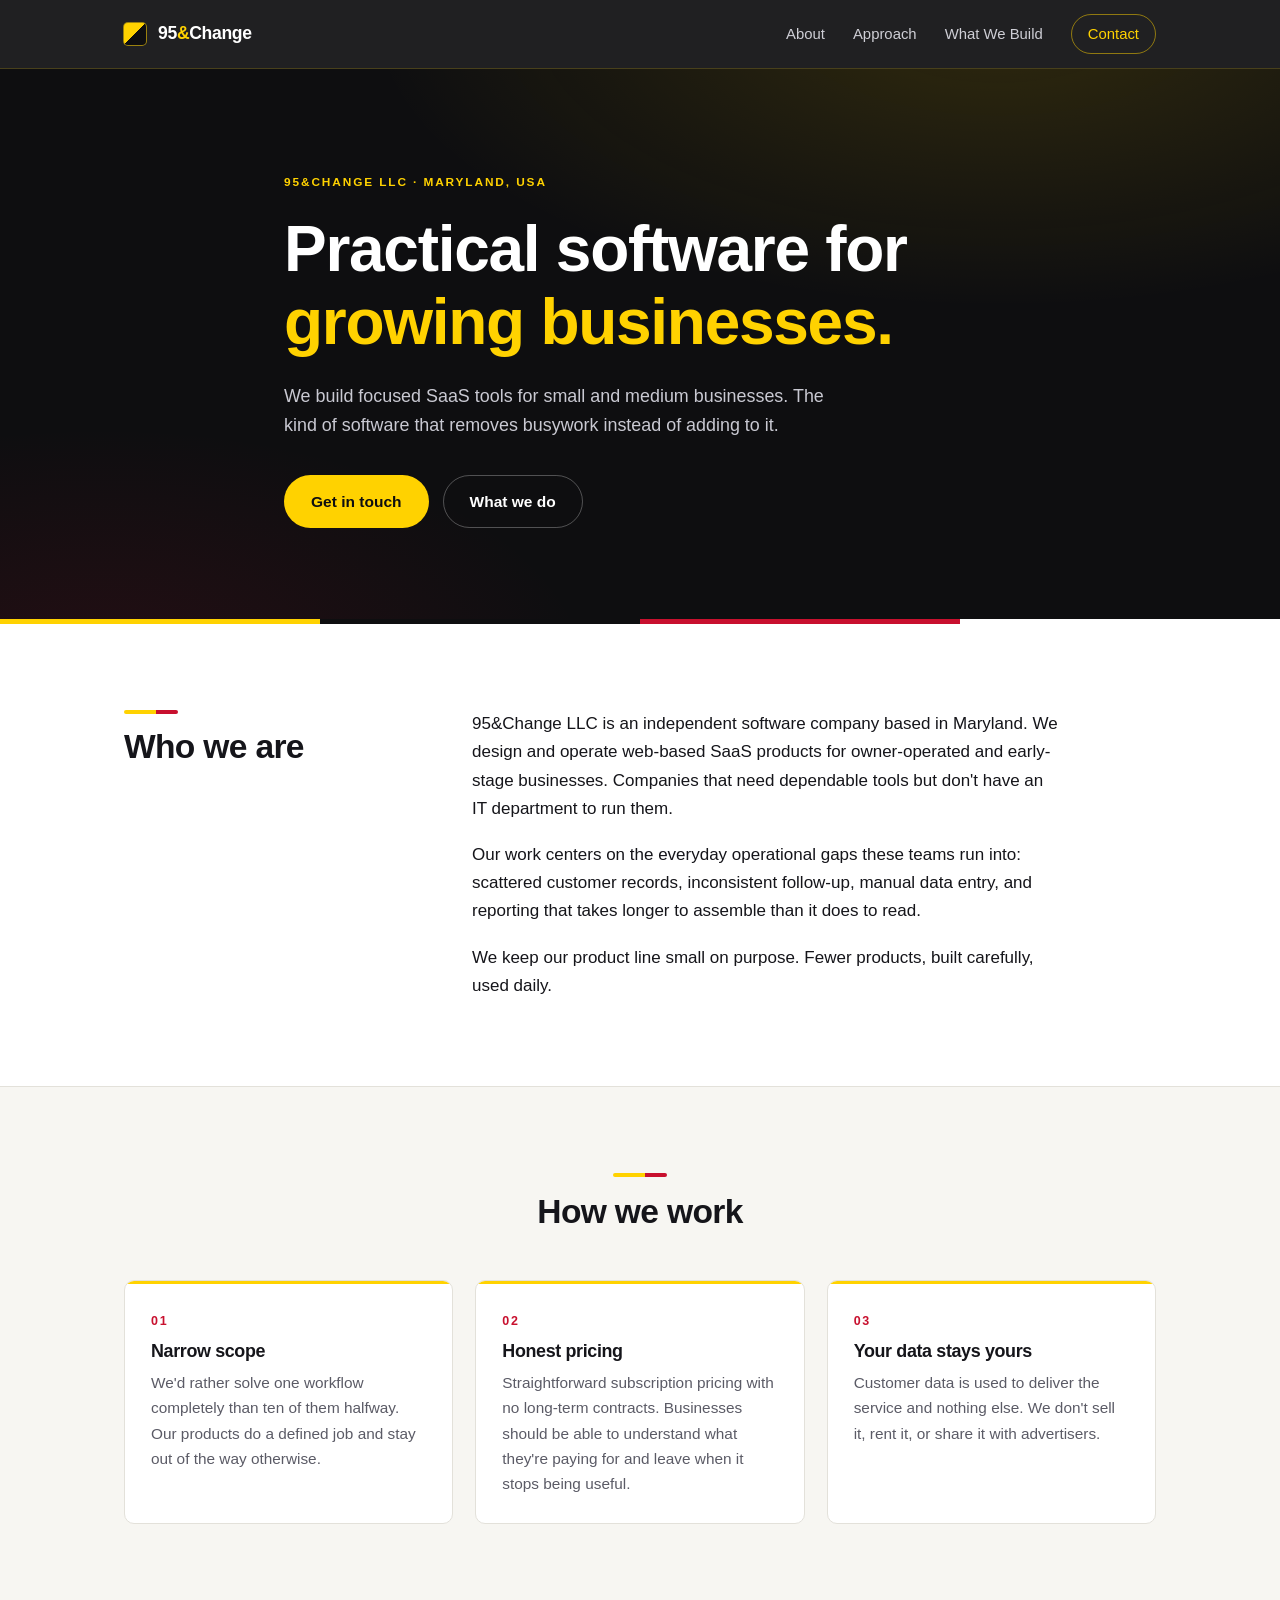
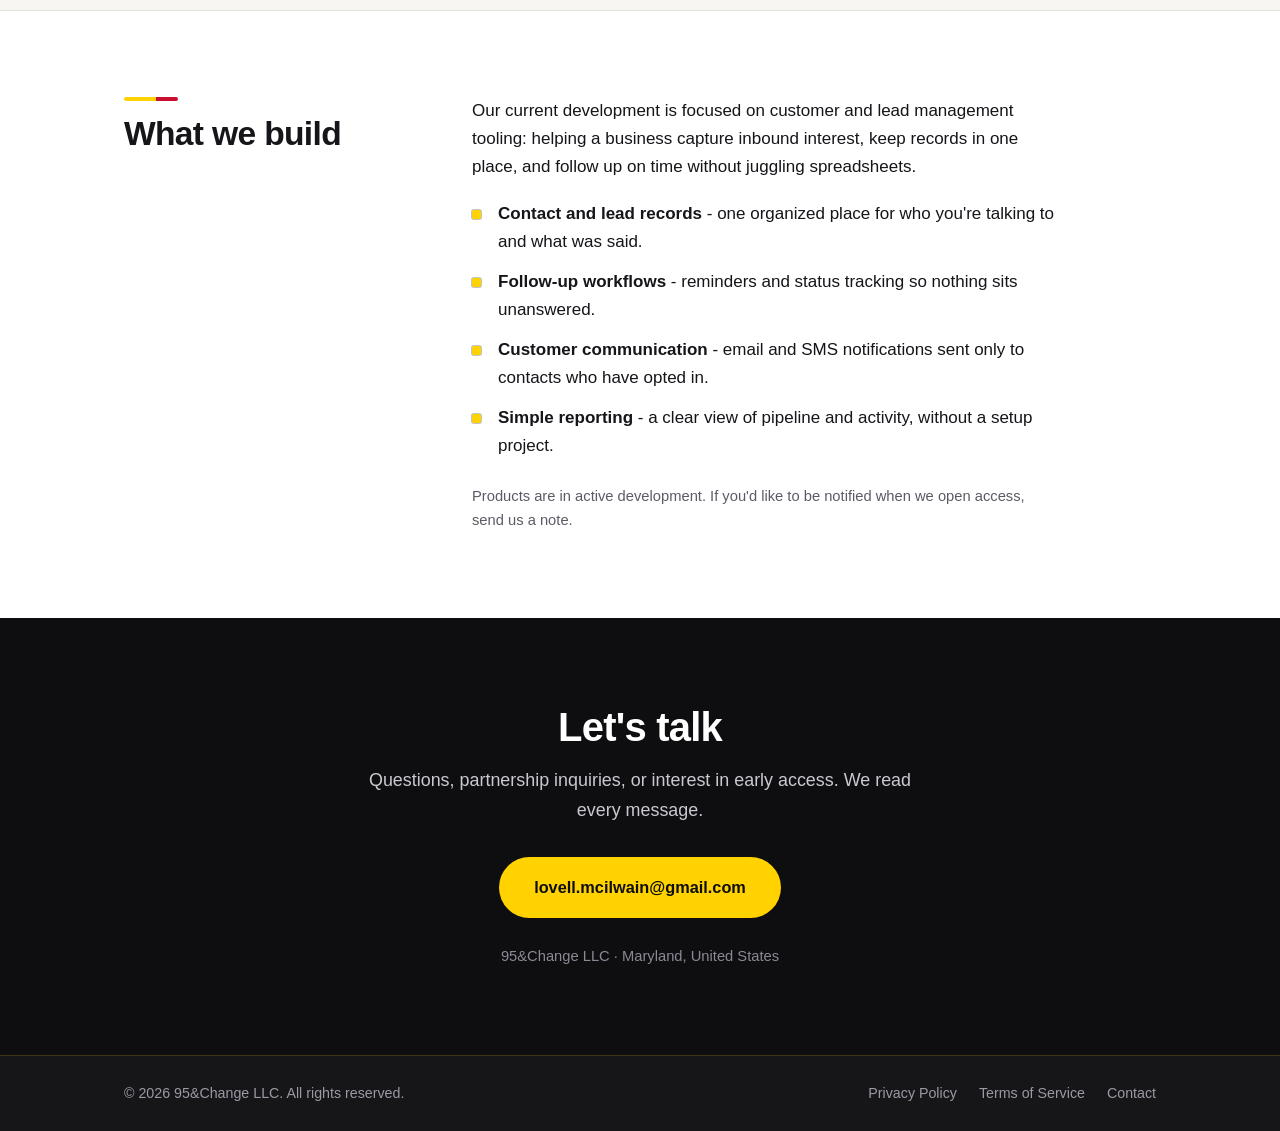
<file: index.html>
<!DOCTYPE html>
<html lang="en">
<head>
<meta charset="utf-8">
<meta name="viewport" content="width=device-width, initial-scale=1">
<title>95&amp;Change LLC - Practical Software for Growing Businesses</title>
<meta name="description" content="95&amp;Change LLC builds focused SaaS products that help small and medium businesses organize their work, follow up with customers, and operate with less friction.">
<meta name="theme-color" content="#0E0E10">
<meta property="og:title" content="95&amp;Change LLC">
<meta property="og:description" content="Practical software for growing businesses.">
<meta property="og:type" content="website">
<link rel="icon" href="assets/favicon.svg" type="image/svg+xml">
<link rel="stylesheet" href="assets/styles.css">
</head>
<body>
<a class="skip-link" href="#main">Skip to content</a>

<header class="site-header">
  <div class="container header-inner">
    <a class="brand" href="/">
      <span class="brand-mark" aria-hidden="true"></span>
      <span class="brand-text">95<span class="amp">&amp;</span>Change</span>
    </a>
    <nav class="site-nav" aria-label="Primary">
      <a href="#about">About</a>
      <a href="#approach">Approach</a>
      <a href="#products">What We Build</a>
      <a class="nav-cta" href="#contact">Contact</a>
    </nav>
  </div>
</header>

<main id="main">

  <section class="hero">
    <div class="container hero-inner">
      <p class="eyebrow">95&amp;Change LLC &middot; Maryland, USA</p>
      <h1>Practical software for<br><span class="accent">growing businesses.</span></h1>
      <p class="lede">
        We build focused SaaS tools for small and medium businesses. The kind of
        software that removes busywork instead of adding to it.
      </p>
      <div class="hero-actions">
        <a class="btn btn-primary" href="#contact">Get in touch</a>
        <a class="btn btn-ghost" href="#about">What we do</a>
      </div>
    </div>
    <div class="hero-rule" aria-hidden="true"></div>
  </section>

  <section id="about" class="section">
    <div class="container grid-2">
      <div>
        <h2 class="section-title">Who we are</h2>
      </div>
      <div class="prose">
        <p>
          95&amp;Change LLC is an independent software company based in Maryland. We design
          and operate web-based SaaS products for owner-operated and early-stage
          businesses. Companies that need dependable tools but don't have an IT department
          to run them.
        </p>
        <p>
          Our work centers on the everyday operational gaps these teams run into: scattered
          customer records, inconsistent follow-up, manual data entry, and reporting that
          takes longer to assemble than it does to read.
        </p>
        <p>
          We keep our product line small on purpose. Fewer products, built carefully, used
          daily.
        </p>
      </div>
    </div>
  </section>

  <section id="approach" class="section section-alt">
    <div class="container">
      <h2 class="section-title center">How we work</h2>
      <div class="cards">
        <article class="card">
          <span class="card-num">01</span>
          <h3>Narrow scope</h3>
          <p>
            We'd rather solve one workflow completely than ten of them halfway. Our products
            do a defined job and stay out of the way otherwise.
          </p>
        </article>
        <article class="card">
          <span class="card-num">02</span>
          <h3>Honest pricing</h3>
          <p>
            Straightforward subscription pricing with no long-term contracts. Businesses should
            be able to understand what they're paying for and leave when it stops being useful.
          </p>
        </article>
        <article class="card">
          <span class="card-num">03</span>
          <h3>Your data stays yours</h3>
          <p>
            Customer data is used to deliver the service and nothing else. We don't sell it,
            rent it, or share it with advertisers.
          </p>
        </article>
      </div>
    </div>
  </section>

  <section id="products" class="section">
    <div class="container grid-2">
      <div>
        <h2 class="section-title">What we build</h2>
      </div>
      <div class="prose">
        <p>
          Our current development is focused on customer and lead management tooling: helping
          a business capture inbound interest, keep records in one place, and follow up on time
          without juggling spreadsheets.
        </p>
        <ul class="feature-list">
          <li><strong>Contact and lead records</strong> - one organized place for who you're talking to and what was said.</li>
          <li><strong>Follow-up workflows</strong> - reminders and status tracking so nothing sits unanswered.</li>
          <li><strong>Customer communication</strong> - email and SMS notifications sent only to contacts who have opted in.</li>
          <li><strong>Simple reporting</strong> - a clear view of pipeline and activity, without a setup project.</li>
        </ul>
        <p class="muted small">
          Products are in active development. If you'd like to be notified when we open access,
          send us a note.
        </p>
      </div>
    </div>
  </section>

  <section id="contact" class="section contact">
    <div class="container contact-inner">
      <h2>Let's talk</h2>
      <p class="lede">
        Questions, partnership inquiries, or interest in early access. We read every message.
      </p>
      <a class="btn btn-primary btn-lg" href="mailto:lovell.mcilwain@gmail.com?subject=Inquiry%20for%2095%26Change%20LLC">
        lovell.mcilwain@gmail.com
      </a>
      <p class="muted small">95&amp;Change LLC &middot; Maryland, United States</p>
    </div>
  </section>

</main>

<footer class="site-footer">
  <div class="container footer-inner">
    <p class="copyright">&copy; <span id="year">2026</span> 95&amp;Change LLC. All rights reserved.</p>
    <nav class="footer-nav" aria-label="Footer">
      <a href="privacy.html">Privacy Policy</a>
      <a href="terms.html">Terms of Service</a>
      <a href="mailto:lovell.mcilwain@gmail.com">Contact</a>
    </nav>
  </div>
</footer>

<script>
  document.getElementById('year').textContent = new Date().getFullYear();
</script>
</body>
</html>
</file>
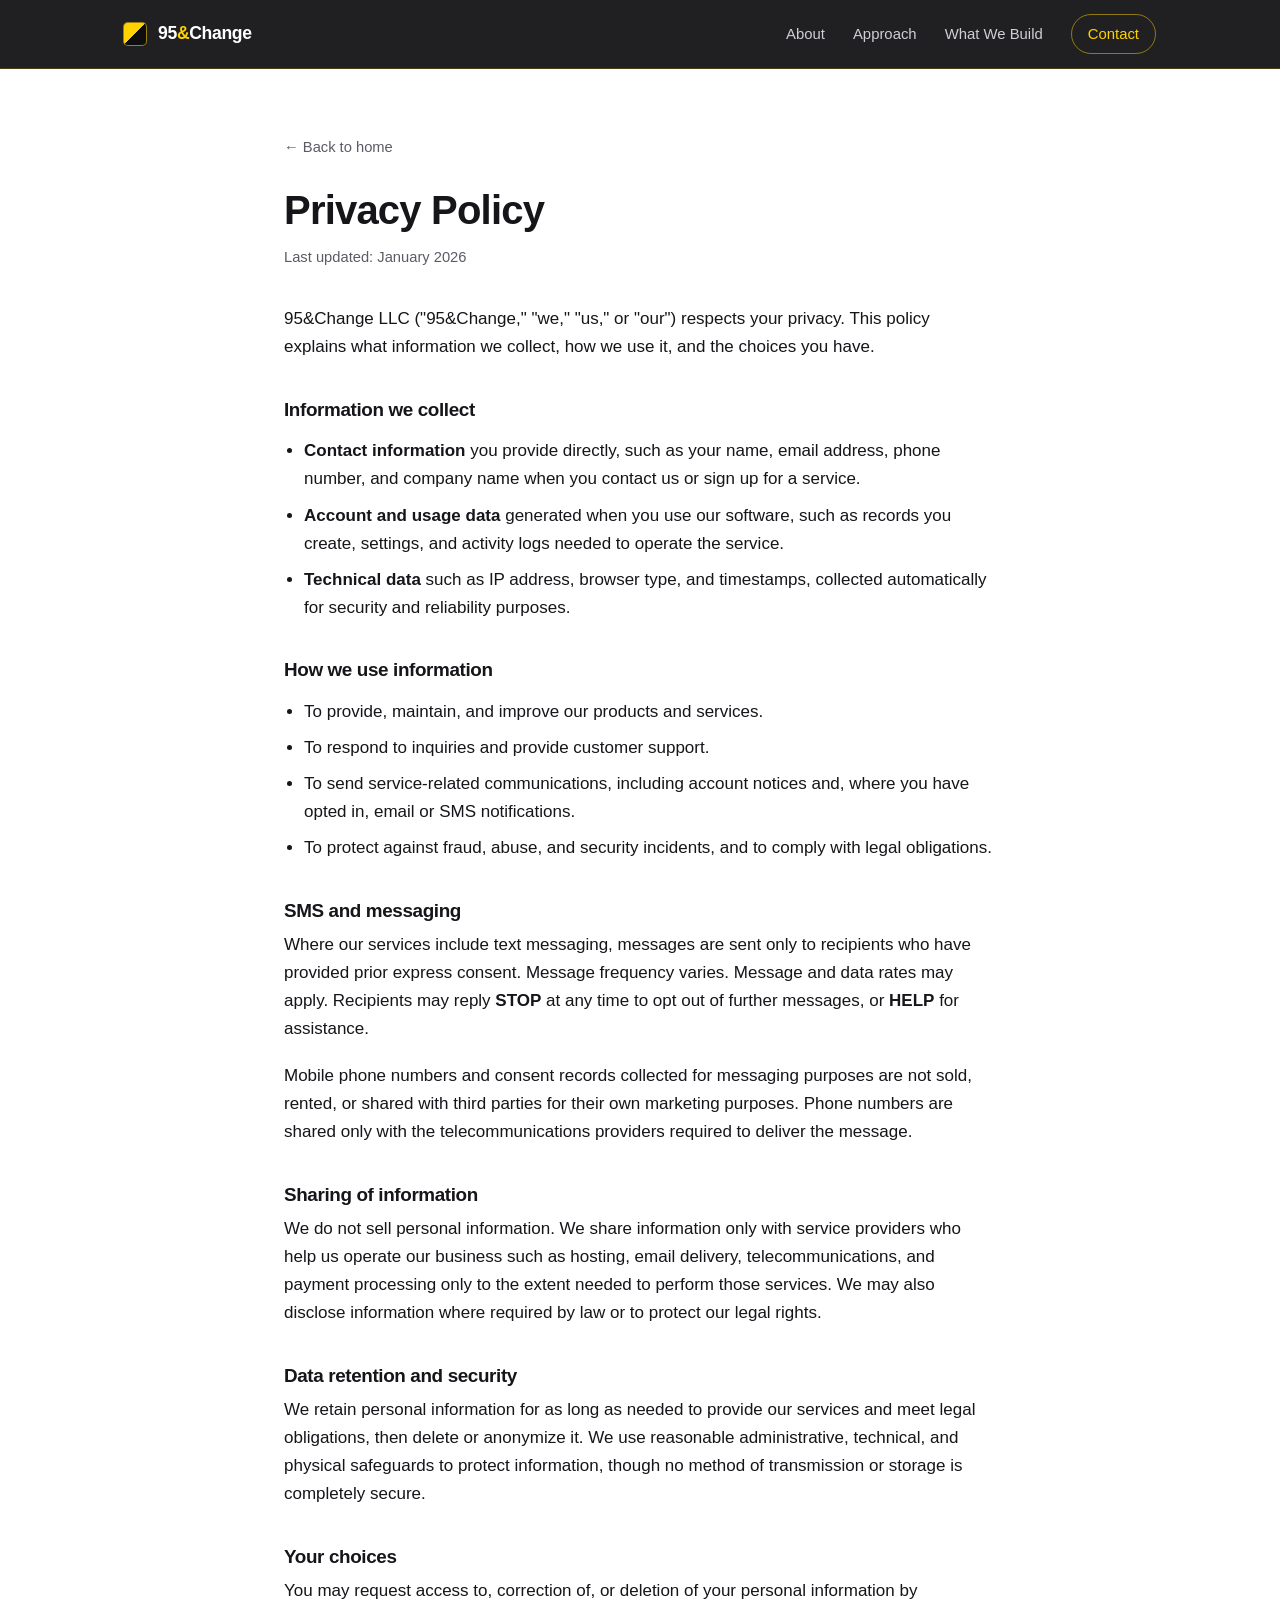
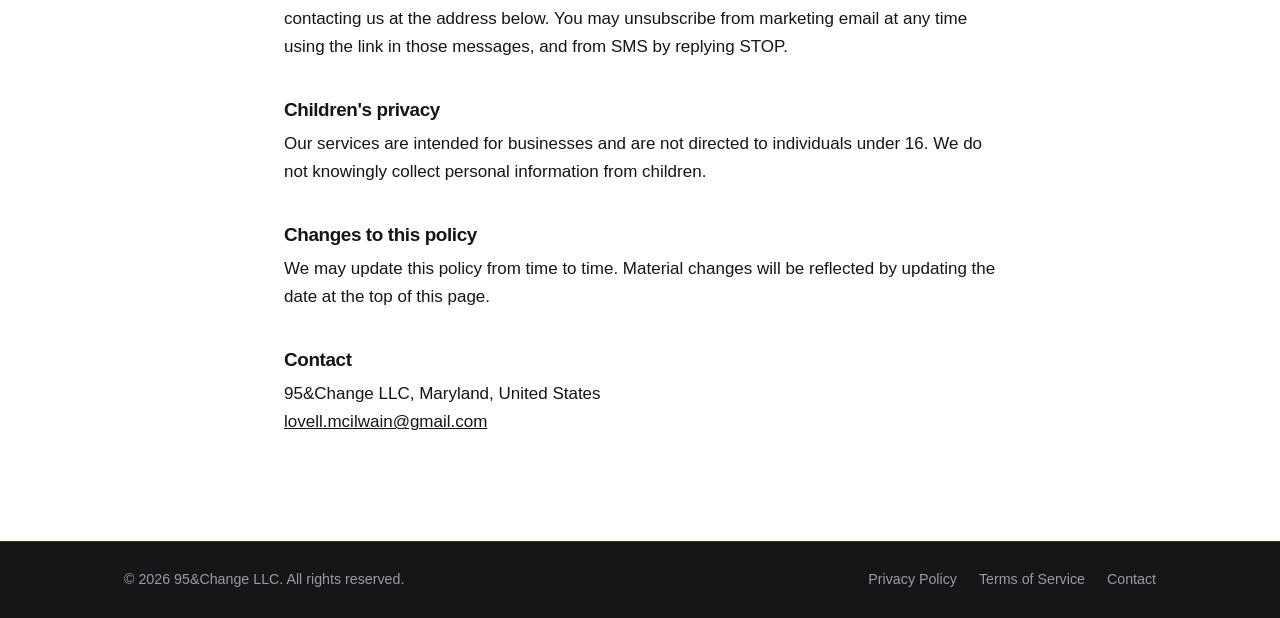
<file: privacy.html>
<!DOCTYPE html>
<html lang="en">
<head>
<meta charset="utf-8">
<meta name="viewport" content="width=device-width, initial-scale=1">
<title>Privacy Policy - 95&amp;Change LLC</title>
<meta name="description" content="Privacy Policy for 95&amp;Change LLC, including how we handle personal information and messaging data.">
<meta name="theme-color" content="#0E0E10">
<link rel="icon" href="assets/favicon.svg" type="image/svg+xml">
<link rel="stylesheet" href="assets/styles.css">
</head>
<body>
<a class="skip-link" href="#main">Skip to content</a>

<header class="site-header">
  <div class="container header-inner">
    <a class="brand" href="index.html">
      <span class="brand-mark" aria-hidden="true"></span>
      <span class="brand-text">95<span class="amp">&amp;</span>Change</span>
    </a>
    <nav class="site-nav" aria-label="Primary">
      <a href="index.html#about">About</a>
      <a href="index.html#approach">Approach</a>
      <a href="index.html#products">What We Build</a>
      <a class="nav-cta" href="index.html#contact">Contact</a>
    </nav>
  </div>
</header>

<main id="main" class="legal">
  <div class="container">
    <a class="back-link" href="index.html">&larr; Back to home</a>
    <h1>Privacy Policy</h1>
    <p class="updated">Last updated: January 2026</p>

    <p>
      95&amp;Change LLC ("95&amp;Change," "we," "us," or "our") respects your privacy. This policy
      explains what information we collect, how we use it, and the choices you have.
    </p>

    <h2>Information we collect</h2>
    <ul>
      <li><strong>Contact information</strong> you provide directly, such as your name, email address, phone number, and company name when you contact us or sign up for a service.</li>
      <li><strong>Account and usage data</strong> generated when you use our software, such as records you create, settings, and activity logs needed to operate the service.</li>
      <li><strong>Technical data</strong> such as IP address, browser type, and timestamps, collected automatically for security and reliability purposes.</li>
    </ul>

    <h2>How we use information</h2>
    <ul>
      <li>To provide, maintain, and improve our products and services.</li>
      <li>To respond to inquiries and provide customer support.</li>
      <li>To send service-related communications, including account notices and, where you have opted in, email or SMS notifications.</li>
      <li>To protect against fraud, abuse, and security incidents, and to comply with legal obligations.</li>
    </ul>

    <h2>SMS and messaging</h2>
    <p>
      Where our services include text messaging, messages are sent only to recipients who have
      provided prior express consent. Message frequency varies. Message and data rates may apply.
      Recipients may reply <strong>STOP</strong> at any time to opt out of further messages, or
      <strong>HELP</strong> for assistance.
    </p>
    <p>
      Mobile phone numbers and consent records collected for messaging purposes are not sold,
      rented, or shared with third parties for their own marketing purposes. Phone numbers are
      shared only with the telecommunications providers required to deliver the message.
    </p>

    <h2>Sharing of information</h2>
    <p>
      We do not sell personal information. We share information only with service providers who
      help us operate our business such as hosting, email delivery, telecommunications, and
      payment processing only to the extent needed to perform those services. We may also
      disclose information where required by law or to protect our legal rights.
    </p>

    <h2>Data retention and security</h2>
    <p>
      We retain personal information for as long as needed to provide our services and meet legal
      obligations, then delete or anonymize it. We use reasonable administrative, technical, and
      physical safeguards to protect information, though no method of transmission or storage is
      completely secure.
    </p>

    <h2>Your choices</h2>
    <p>
      You may request access to, correction of, or deletion of your personal information by
      contacting us at the address below. You may unsubscribe from marketing email at any time
      using the link in those messages, and from SMS by replying STOP.
    </p>

    <h2>Children's privacy</h2>
    <p>
      Our services are intended for businesses and are not directed to individuals under 16. We do
      not knowingly collect personal information from children.
    </p>

    <h2>Changes to this policy</h2>
    <p>
      We may update this policy from time to time. Material changes will be reflected by updating
      the date at the top of this page.
    </p>

    <h2>Contact</h2>
    <p>
      95&amp;Change LLC, Maryland, United States<br>
      <a href="mailto:lovell.mcilwain@gmail.com">lovell.mcilwain@gmail.com</a>
    </p>
  </div>
</main>

<footer class="site-footer">
  <div class="container footer-inner">
    <p class="copyright">&copy; <span id="year">2026</span> 95&amp;Change LLC. All rights reserved.</p>
    <nav class="footer-nav" aria-label="Footer">
      <a href="privacy.html">Privacy Policy</a>
      <a href="terms.html">Terms of Service</a>
      <a href="mailto:lovell.mcilwain@gmail.com">Contact</a>
    </nav>
  </div>
</footer>

<script>
  document.getElementById('year').textContent = new Date().getFullYear();
</script>
</body>
</html>
</file>
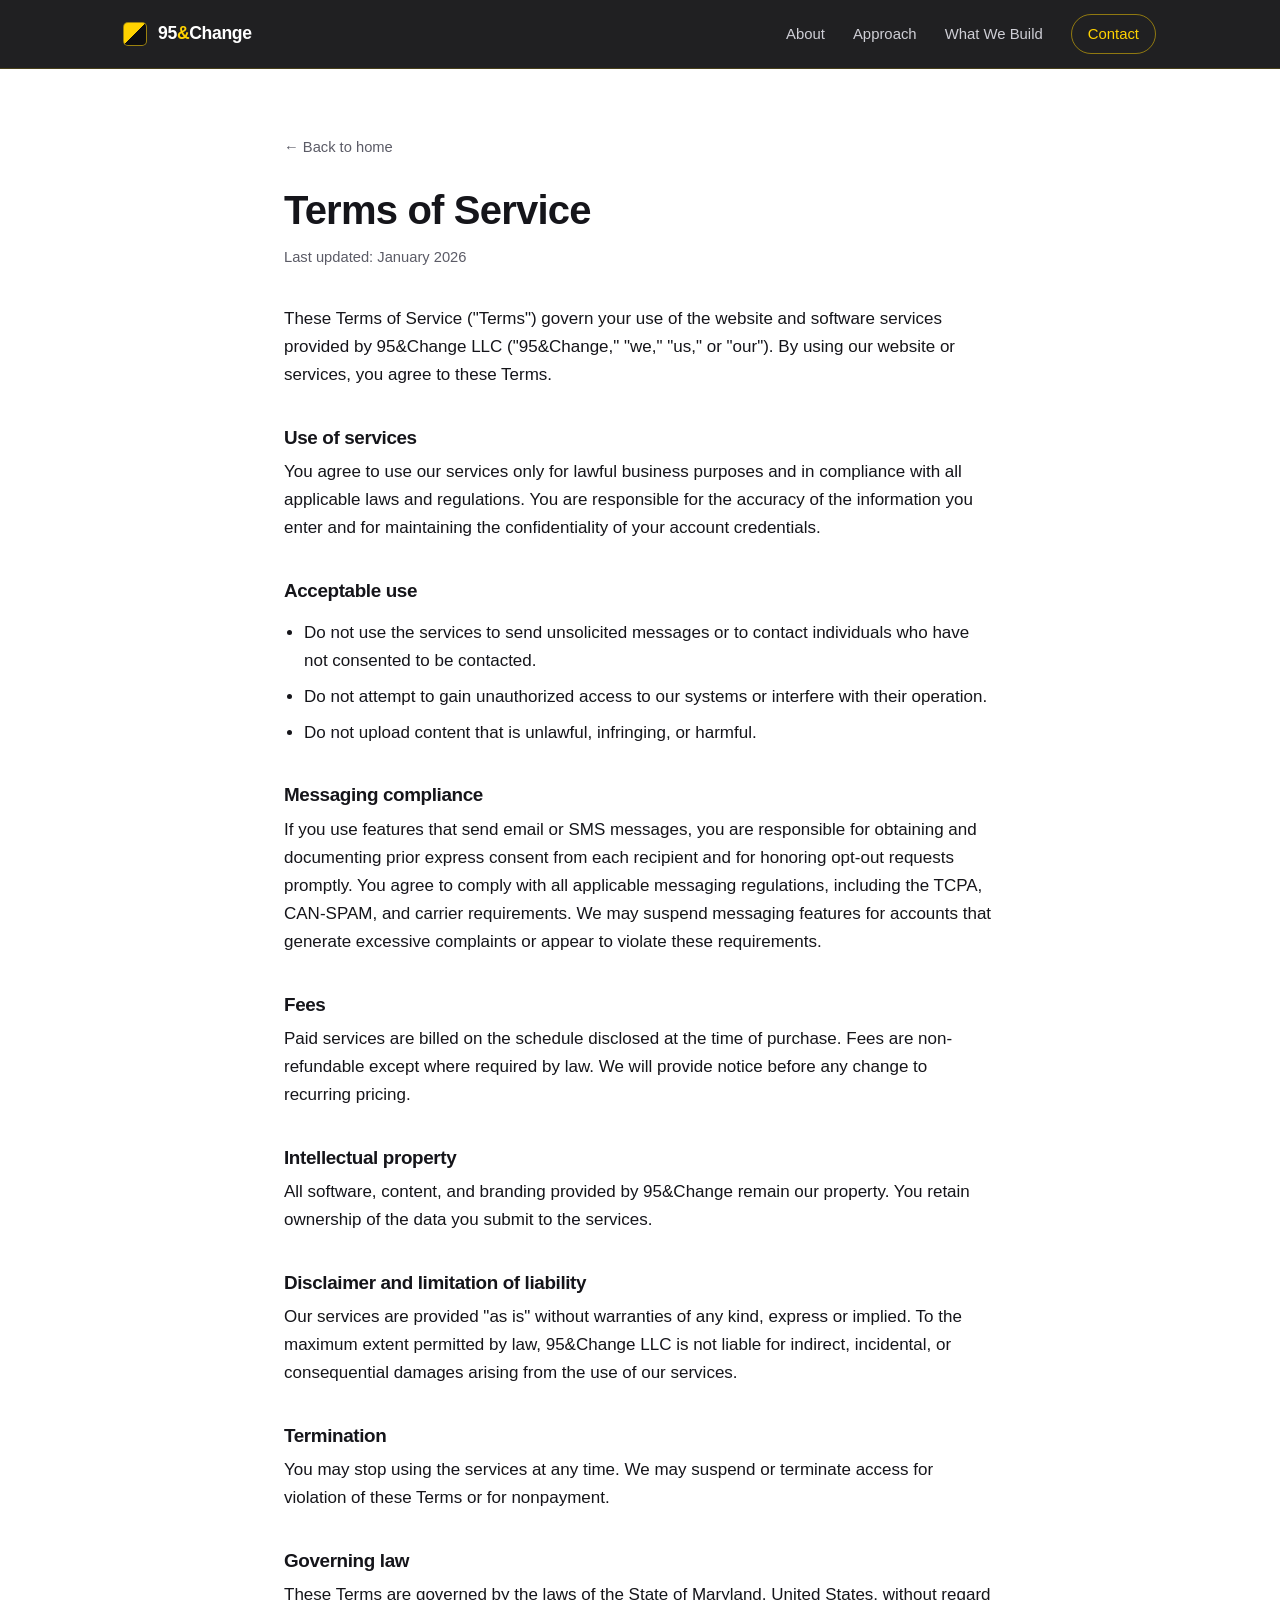
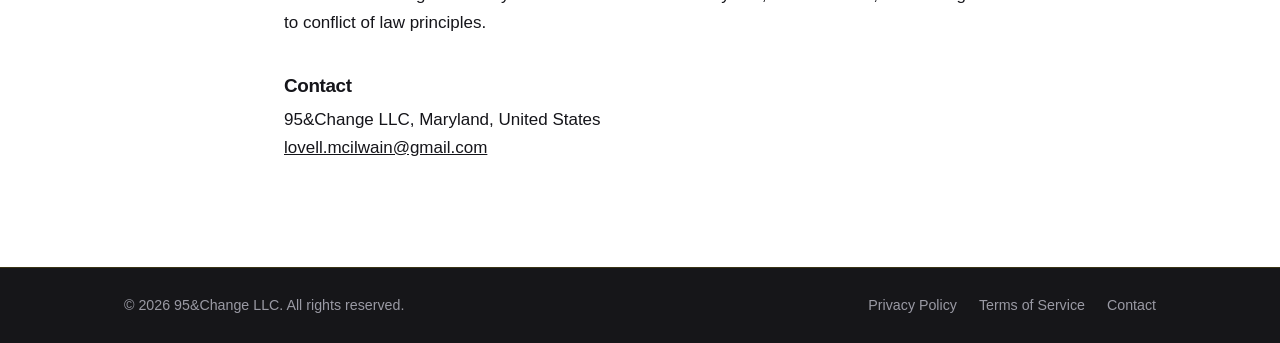
<file: terms.html>
<!DOCTYPE html>
<html lang="en">
<head>
<meta charset="utf-8">
<meta name="viewport" content="width=device-width, initial-scale=1">
<title>Terms of Service - 95&amp;Change LLC</title>
<meta name="description" content="Terms of Service for 95&amp;Change LLC products and website.">
<meta name="theme-color" content="#0E0E10">
<link rel="icon" href="assets/favicon.svg" type="image/svg+xml">
<link rel="stylesheet" href="assets/styles.css">
</head>
<body>
<a class="skip-link" href="#main">Skip to content</a>

<header class="site-header">
  <div class="container header-inner">
    <a class="brand" href="index.html">
      <span class="brand-mark" aria-hidden="true"></span>
      <span class="brand-text">95<span class="amp">&amp;</span>Change</span>
    </a>
    <nav class="site-nav" aria-label="Primary">
      <a href="index.html#about">About</a>
      <a href="index.html#approach">Approach</a>
      <a href="index.html#products">What We Build</a>
      <a class="nav-cta" href="index.html#contact">Contact</a>
    </nav>
  </div>
</header>

<main id="main" class="legal">
  <div class="container">
    <a class="back-link" href="index.html">&larr; Back to home</a>
    <h1>Terms of Service</h1>
    <p class="updated">Last updated: January 2026</p>

    <p>
      These Terms of Service ("Terms") govern your use of the website and software services
      provided by 95&amp;Change LLC ("95&amp;Change," "we," "us," or "our"). By using our website
      or services, you agree to these Terms.
    </p>

    <h2>Use of services</h2>
    <p>
      You agree to use our services only for lawful business purposes and in compliance with all
      applicable laws and regulations. You are responsible for the accuracy of the information you
      enter and for maintaining the confidentiality of your account credentials.
    </p>

    <h2>Acceptable use</h2>
    <ul>
      <li>Do not use the services to send unsolicited messages or to contact individuals who have not consented to be contacted.</li>
      <li>Do not attempt to gain unauthorized access to our systems or interfere with their operation.</li>
      <li>Do not upload content that is unlawful, infringing, or harmful.</li>
    </ul>

    <h2>Messaging compliance</h2>
    <p>
      If you use features that send email or SMS messages, you are responsible for obtaining and
      documenting prior express consent from each recipient and for honoring opt-out requests
      promptly. You agree to comply with all applicable messaging regulations, including the TCPA,
      CAN-SPAM, and carrier requirements. We may suspend messaging features for accounts that
      generate excessive complaints or appear to violate these requirements.
    </p>

    <h2>Fees</h2>
    <p>
      Paid services are billed on the schedule disclosed at the time of purchase. Fees are
      non-refundable except where required by law. We will provide notice before any change to
      recurring pricing.
    </p>

    <h2>Intellectual property</h2>
    <p>
      All software, content, and branding provided by 95&amp;Change remain our property. You retain
      ownership of the data you submit to the services.
    </p>

    <h2>Disclaimer and limitation of liability</h2>
    <p>
      Our services are provided "as is" without warranties of any kind, express or implied. To the
      maximum extent permitted by law, 95&amp;Change LLC is not liable for indirect, incidental, or
      consequential damages arising from the use of our services.
    </p>

    <h2>Termination</h2>
    <p>
      You may stop using the services at any time. We may suspend or terminate access for violation
      of these Terms or for nonpayment.
    </p>

    <h2>Governing law</h2>
    <p>
      These Terms are governed by the laws of the State of Maryland, United States, without regard
      to conflict of law principles.
    </p>

    <h2>Contact</h2>
    <p>
      95&amp;Change LLC, Maryland, United States<br>
      <a href="mailto:lovell.mcilwain@gmail.com">lovell.mcilwain@gmail.com</a>
    </p>
  </div>
</main>

<footer class="site-footer">
  <div class="container footer-inner">
    <p class="copyright">&copy; <span id="year">2026</span> 95&amp;Change LLC. All rights reserved.</p>
    <nav class="footer-nav" aria-label="Footer">
      <a href="privacy.html">Privacy Policy</a>
      <a href="terms.html">Terms of Service</a>
      <a href="mailto:lovell.mcilwain@gmail.com">Contact</a>
    </nav>
  </div>
</footer>

<script>
  document.getElementById('year').textContent = new Date().getFullYear();
</script>
</body>
</html>
</file>
<file: assets/styles.css>
:root {
  --md-gold: #FFD200;
  --md-gold-deep: #E0B500;
  --md-black: #0E0E10;
  --md-black-soft: #161619;
  --md-red: #C8102E;
  --md-white: #FFFFFF;
  --ink: #15151A;
  --ink-muted: #5B5B66;
  --paper: #FFFFFF;
  --paper-alt: #F7F6F2;
  --line: #E3E1DA;
  --maxw: 1080px;
  --radius: 10px;
  --font: "Inter", -apple-system, BlinkMacSystemFont, "Segoe UI", Helvetica, Arial, sans-serif;
}

*, *::before, *::after { box-sizing: border-box; }

html { scroll-behavior: smooth; }

body {
  margin: 0;
  font-family: var(--font);
  font-size: 17px;
  line-height: 1.65;
  color: var(--ink);
  background: var(--paper);
  -webkit-font-smoothing: antialiased;
}

h1, h2, h3 {
  line-height: 1.15;
  letter-spacing: -0.02em;
  margin: 0 0 0.5em;
  font-weight: 650;
}

p { margin: 0 0 1.1em; }
a { color: inherit; }

.container {
  width: 100%;
  max-width: var(--maxw);
  margin: 0 auto;
  padding: 0 24px;
}

.skip-link {
  position: absolute;
  left: -9999px;
  background: var(--md-gold);
  color: var(--md-black);
  padding: 10px 16px;
  z-index: 100;
}
.skip-link:focus { left: 16px; top: 16px; }

/* Header */
.site-header {
  position: sticky;
  top: 0;
  z-index: 50;
  background: rgba(14, 14, 16, 0.92);
  backdrop-filter: saturate(160%) blur(10px);
  border-bottom: 1px solid rgba(255, 210, 0, 0.18);
}

.header-inner {
  display: flex;
  align-items: center;
  justify-content: space-between;
  height: 68px;
}

.brand {
  display: inline-flex;
  align-items: center;
  gap: 12px;
  text-decoration: none;
  color: var(--md-white);
  font-weight: 700;
  letter-spacing: -0.02em;
  font-size: 1.1rem;
}

.brand-mark {
  width: 22px;
  height: 22px;
  border-radius: 4px;
  background:
    linear-gradient(135deg, var(--md-gold) 0 50%, var(--md-black) 50% 100%),
    var(--md-gold);
  box-shadow: 0 0 0 1px rgba(255, 210, 0, 0.55);
  flex: none;
}

.brand .amp { color: var(--md-gold); }

.site-nav {
  display: flex;
  align-items: center;
  gap: 28px;
  font-size: 0.93rem;
}

.site-nav a {
  color: #CFCFD6;
  text-decoration: none;
  transition: color 0.15s ease;
}
.site-nav a:hover { color: var(--md-gold); }

.nav-cta {
  border: 1px solid rgba(255, 210, 0, 0.5);
  color: var(--md-gold) !important;
  padding: 7px 16px;
  border-radius: 999px;
}
.nav-cta:hover {
  background: var(--md-gold);
  color: var(--md-black) !important;
}

/* Hero */
.hero {
  position: relative;
  background: var(--md-black);
  color: var(--md-white);
  padding: 104px 0 96px;
  overflow: hidden;
}

.hero::before {
  content: "";
  position: absolute;
  inset: 0;
  background:
    radial-gradient(900px 420px at 78% -10%, rgba(255, 210, 0, 0.14), transparent 70%),
    radial-gradient(700px 360px at 8% 110%, rgba(200, 16, 46, 0.12), transparent 70%);
  pointer-events: none;
}

.hero-inner { position: relative; max-width: 760px; }

.eyebrow {
  text-transform: uppercase;
  letter-spacing: 0.16em;
  font-size: 0.74rem;
  font-weight: 600;
  color: var(--md-gold);
  margin-bottom: 20px;
}

.hero h1 {
  font-size: clamp(2.4rem, 6vw, 4rem);
  margin-bottom: 22px;
}

.hero .accent { color: var(--md-gold); }

.lede {
  font-size: 1.12rem;
  color: #C9C9D2;
  max-width: 58ch;
}

.hero-actions {
  display: flex;
  flex-wrap: wrap;
  gap: 14px;
  margin-top: 34px;
}

.hero-rule {
  position: absolute;
  bottom: 0;
  left: 0;
  right: 0;
  height: 5px;
  background: linear-gradient(
    90deg,
    var(--md-gold) 0 25%,
    var(--md-black) 25% 50%,
    var(--md-red) 50% 75%,
    var(--md-white) 75% 100%
  );
}

/* Buttons */
.btn {
  display: inline-block;
  text-decoration: none;
  font-weight: 600;
  font-size: 0.97rem;
  padding: 13px 26px;
  border-radius: 999px;
  border: 1px solid transparent;
  transition: transform 0.12s ease, background 0.15s ease, color 0.15s ease;
}
.btn:hover { transform: translateY(-1px); }

.btn-primary {
  background: var(--md-gold);
  color: var(--md-black);
}
.btn-primary:hover { background: var(--md-gold-deep); }

.btn-ghost {
  border-color: rgba(255, 255, 255, 0.28);
  color: var(--md-white);
}
.btn-ghost:hover { border-color: var(--md-gold); color: var(--md-gold); }

.btn-lg { padding: 16px 34px; font-size: 1.02rem; }

/* Sections */
.section { padding: 86px 0; }
.section-alt { background: var(--paper-alt); border-block: 1px solid var(--line); }

.section-title {
  font-size: clamp(1.6rem, 3vw, 2.1rem);
  position: relative;
  padding-top: 18px;
}

.section-title::before {
  content: "";
  position: absolute;
  top: 0;
  left: 0;
  width: 54px;
  height: 4px;
  border-radius: 2px;
  background: linear-gradient(90deg, var(--md-gold) 0 60%, var(--md-red) 60% 100%);
}

.section-title.center {
  text-align: center;
  padding-top: 20px;
  margin-bottom: 48px;
}
.section-title.center::before { left: 50%; transform: translateX(-50%); }

.grid-2 {
  display: grid;
  grid-template-columns: 300px 1fr;
  gap: 48px;
  align-items: start;
}

.prose { max-width: 62ch; }
.prose p:last-child { margin-bottom: 0; }

.muted { color: var(--ink-muted); }
.small { font-size: 0.92rem; }

.feature-list {
  list-style: none;
  margin: 0 0 1.4em;
  padding: 0;
}

.feature-list li {
  position: relative;
  padding-left: 26px;
  margin-bottom: 12px;
}

.feature-list li::before {
  content: "";
  position: absolute;
  left: 0;
  top: 0.62em;
  width: 9px;
  height: 9px;
  border-radius: 2px;
  background: var(--md-gold);
  box-shadow: 0 0 0 1px rgba(14, 14, 16, 0.25);
}

/* Cards */
.cards {
  display: grid;
  grid-template-columns: repeat(auto-fit, minmax(260px, 1fr));
  gap: 22px;
}

.card {
  background: var(--paper);
  border: 1px solid var(--line);
  border-radius: var(--radius);
  padding: 30px 26px 26px;
  position: relative;
  overflow: hidden;
}

.card::before {
  content: "";
  position: absolute;
  top: 0;
  left: 0;
  width: 100%;
  height: 3px;
  background: var(--md-gold);
}

.card-num {
  display: block;
  font-size: 0.78rem;
  font-weight: 700;
  letter-spacing: 0.14em;
  color: var(--md-red);
  margin-bottom: 10px;
}

.card h3 { font-size: 1.12rem; margin-bottom: 0.45em; }
.card p { margin: 0; color: var(--ink-muted); font-size: 0.96rem; }

/* Contact */
.contact {
  background: var(--md-black);
  color: var(--md-white);
  text-align: center;
}

.contact-inner { max-width: 620px; margin: 0 auto; }

.contact h2 {
  font-size: clamp(1.8rem, 4vw, 2.5rem);
  margin-bottom: 0.4em;
}

.contact .lede { margin: 0 auto 32px; }
.contact .muted { color: #8A8A96; margin-top: 26px; margin-bottom: 0; }

/* Footer */
.site-footer {
  background: var(--md-black-soft);
  color: #9A9AA4;
  padding: 26px 0;
  font-size: 0.89rem;
  border-top: 1px solid rgba(255, 210, 0, 0.16);
}

.footer-inner {
  display: flex;
  flex-wrap: wrap;
  gap: 14px;
  align-items: center;
  justify-content: space-between;
}

.copyright { margin: 0; }

.footer-nav {
  display: flex;
  gap: 22px;
  flex-wrap: wrap;
}

.footer-nav a {
  color: #9A9AA4;
  text-decoration: none;
}
.footer-nav a:hover { color: var(--md-gold); }

/* Legal pages */
.legal { padding: 64px 0 86px; }
.legal .container { max-width: 760px; }
.legal h1 { font-size: clamp(1.9rem, 4vw, 2.5rem); margin-bottom: 0.3em; }
.legal h2 { font-size: 1.18rem; margin-top: 2em; }
.legal .updated { color: var(--ink-muted); font-size: 0.92rem; margin-bottom: 2.4em; }
.legal ul { padding-left: 20px; }
.legal li { margin-bottom: 8px; }

.back-link {
  display: inline-block;
  margin-bottom: 28px;
  font-size: 0.92rem;
  color: var(--ink-muted);
  text-decoration: none;
}
.back-link:hover { color: var(--ink); }

@media (max-width: 760px) {
  .grid-2 { grid-template-columns: 1fr; gap: 20px; }
  .site-nav { gap: 18px; font-size: 0.86rem; }
  .site-nav a:not(.nav-cta) { display: none; }
  .hero { padding: 76px 0 70px; }
  .section { padding: 64px 0; }
}
</file>
